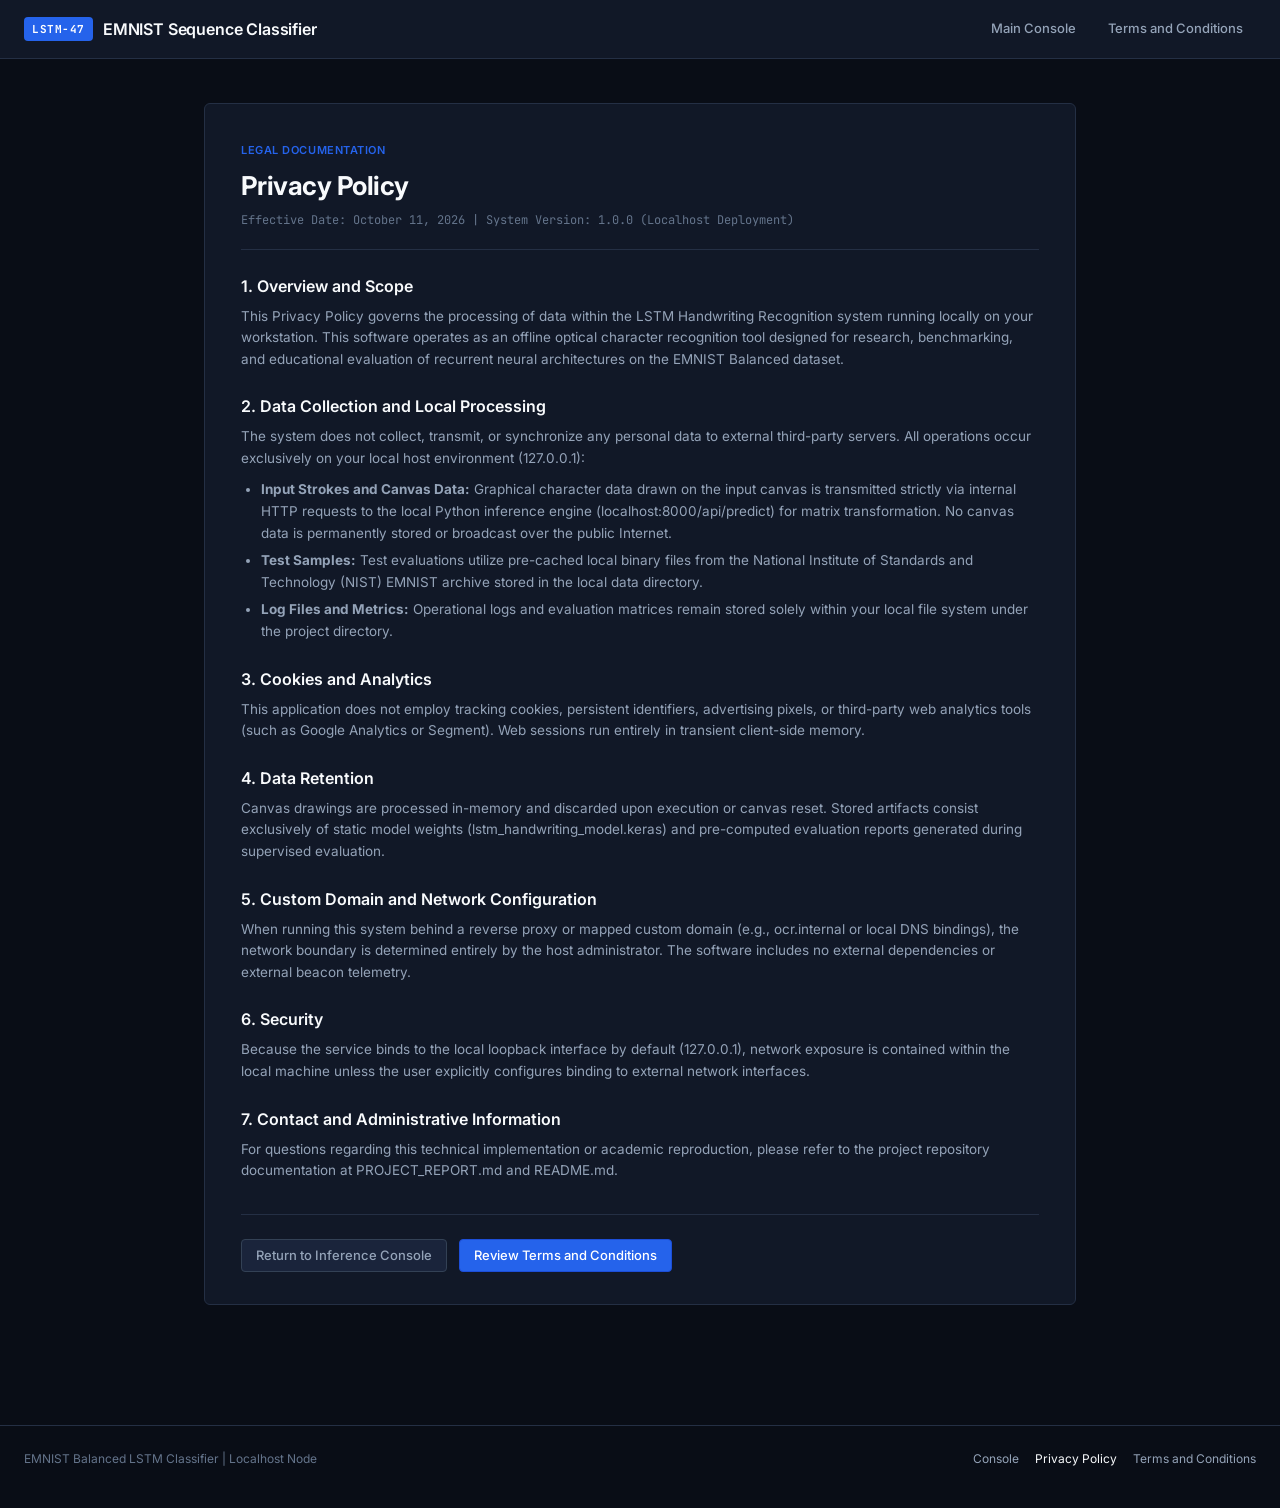
<file: web/privacy.html>
<!DOCTYPE html>
<html lang="en">
<head>
  <meta charset="UTF-8">
  <meta name="viewport" content="width=device-width, initial-scale=1.0">
  <title>Privacy Policy - LSTM Handwriting Recognition System</title>
  <meta name="description" content="Privacy Policy for the offline LSTM Handwriting Recognition evaluation system.">
  <link rel="icon" type="image/svg+xml" href="/favicon.svg">
  <link rel="preconnect" href="https://fonts.googleapis.com">
  <link rel="preconnect" href="https://fonts.gstatic.com" crossorigin>
  <link href="https://fonts.googleapis.com/css2?family=Inter:wght@400;500;600;700&family=JetBrains+Mono:wght@400;500&display=swap" rel="stylesheet">
  <link rel="stylesheet" href="style.css">
</head>
<body class="legal-page">
  <header class="app-header">
    <div class="header-container">
      <div class="header-left">
        <a href="/" class="brand-link">
          <div class="brand-badge">LSTM-47</div>
          <span class="brand-name">EMNIST Sequence Classifier</span>
        </a>
      </div>
      <nav class="header-nav">
        <a href="/" class="nav-link">Main Console</a>
        <a href="/terms.html" class="nav-link">Terms and Conditions</a>
      </nav>
    </div>
  </header>

  <main class="legal-container">
    <div class="legal-card">
      <div class="legal-header">
        <span class="sub-label">Legal Documentation</span>
        <h1 class="page-title">Privacy Policy</h1>
        <p class="meta-text">Effective Date: October 11, 2026 | System Version: 1.0.0 (Localhost Deployment)</p>
      </div>

      <section class="legal-section">
        <h2>1. Overview and Scope</h2>
        <p>This Privacy Policy governs the processing of data within the LSTM Handwriting Recognition system running locally on your workstation. This software operates as an offline optical character recognition tool designed for research, benchmarking, and educational evaluation of recurrent neural architectures on the EMNIST Balanced dataset.</p>
      </section>

      <section class="legal-section">
        <h2>2. Data Collection and Local Processing</h2>
        <p>The system does not collect, transmit, or synchronize any personal data to external third-party servers. All operations occur exclusively on your local host environment (127.0.0.1):</p>
        <ul>
          <li><strong>Input Strokes and Canvas Data:</strong> Graphical character data drawn on the input canvas is transmitted strictly via internal HTTP requests to the local Python inference engine (localhost:8000/api/predict) for matrix transformation. No canvas data is permanently stored or broadcast over the public Internet.</li>
          <li><strong>Test Samples:</strong> Test evaluations utilize pre-cached local binary files from the National Institute of Standards and Technology (NIST) EMNIST archive stored in the local data directory.</li>
          <li><strong>Log Files and Metrics:</strong> Operational logs and evaluation matrices remain stored solely within your local file system under the project directory.</li>
        </ul>
      </section>

      <section class="legal-section">
        <h2>3. Cookies and Analytics</h2>
        <p>This application does not employ tracking cookies, persistent identifiers, advertising pixels, or third-party web analytics tools (such as Google Analytics or Segment). Web sessions run entirely in transient client-side memory.</p>
      </section>

      <section class="legal-section">
        <h2>4. Data Retention</h2>
        <p>Canvas drawings are processed in-memory and discarded upon execution or canvas reset. Stored artifacts consist exclusively of static model weights (lstm_handwriting_model.keras) and pre-computed evaluation reports generated during supervised evaluation.</p>
      </section>

      <section class="legal-section">
        <h2>5. Custom Domain and Network Configuration</h2>
        <p>When running this system behind a reverse proxy or mapped custom domain (e.g., ocr.internal or local DNS bindings), the network boundary is determined entirely by the host administrator. The software includes no external dependencies or external beacon telemetry.</p>
      </section>

      <section class="legal-section">
        <h2>6. Security</h2>
        <p>Because the service binds to the local loopback interface by default (127.0.0.1), network exposure is contained within the local machine unless the user explicitly configures binding to external network interfaces.</p>
      </section>

      <section class="legal-section">
        <h2>7. Contact and Administrative Information</h2>
        <p>For questions regarding this technical implementation or academic reproduction, please refer to the project repository documentation at PROJECT_REPORT.md and README.md.</p>
      </section>

      <div class="legal-footer-nav">
        <a href="/" class="btn btn-secondary">Return to Inference Console</a>
        <a href="/terms.html" class="btn btn-primary">Review Terms and Conditions</a>
      </div>
    </div>
  </main>

  <footer class="app-footer">
    <div class="footer-container">
      <div class="footer-left">
        <span>EMNIST Balanced LSTM Classifier | Localhost Node</span>
      </div>
      <div class="footer-links">
        <a href="/">Console</a>
        <a href="/privacy.html" class="active">Privacy Policy</a>
        <a href="/terms.html">Terms and Conditions</a>
      </div>
    </div>
  </footer>
</body>
</html>
</file>
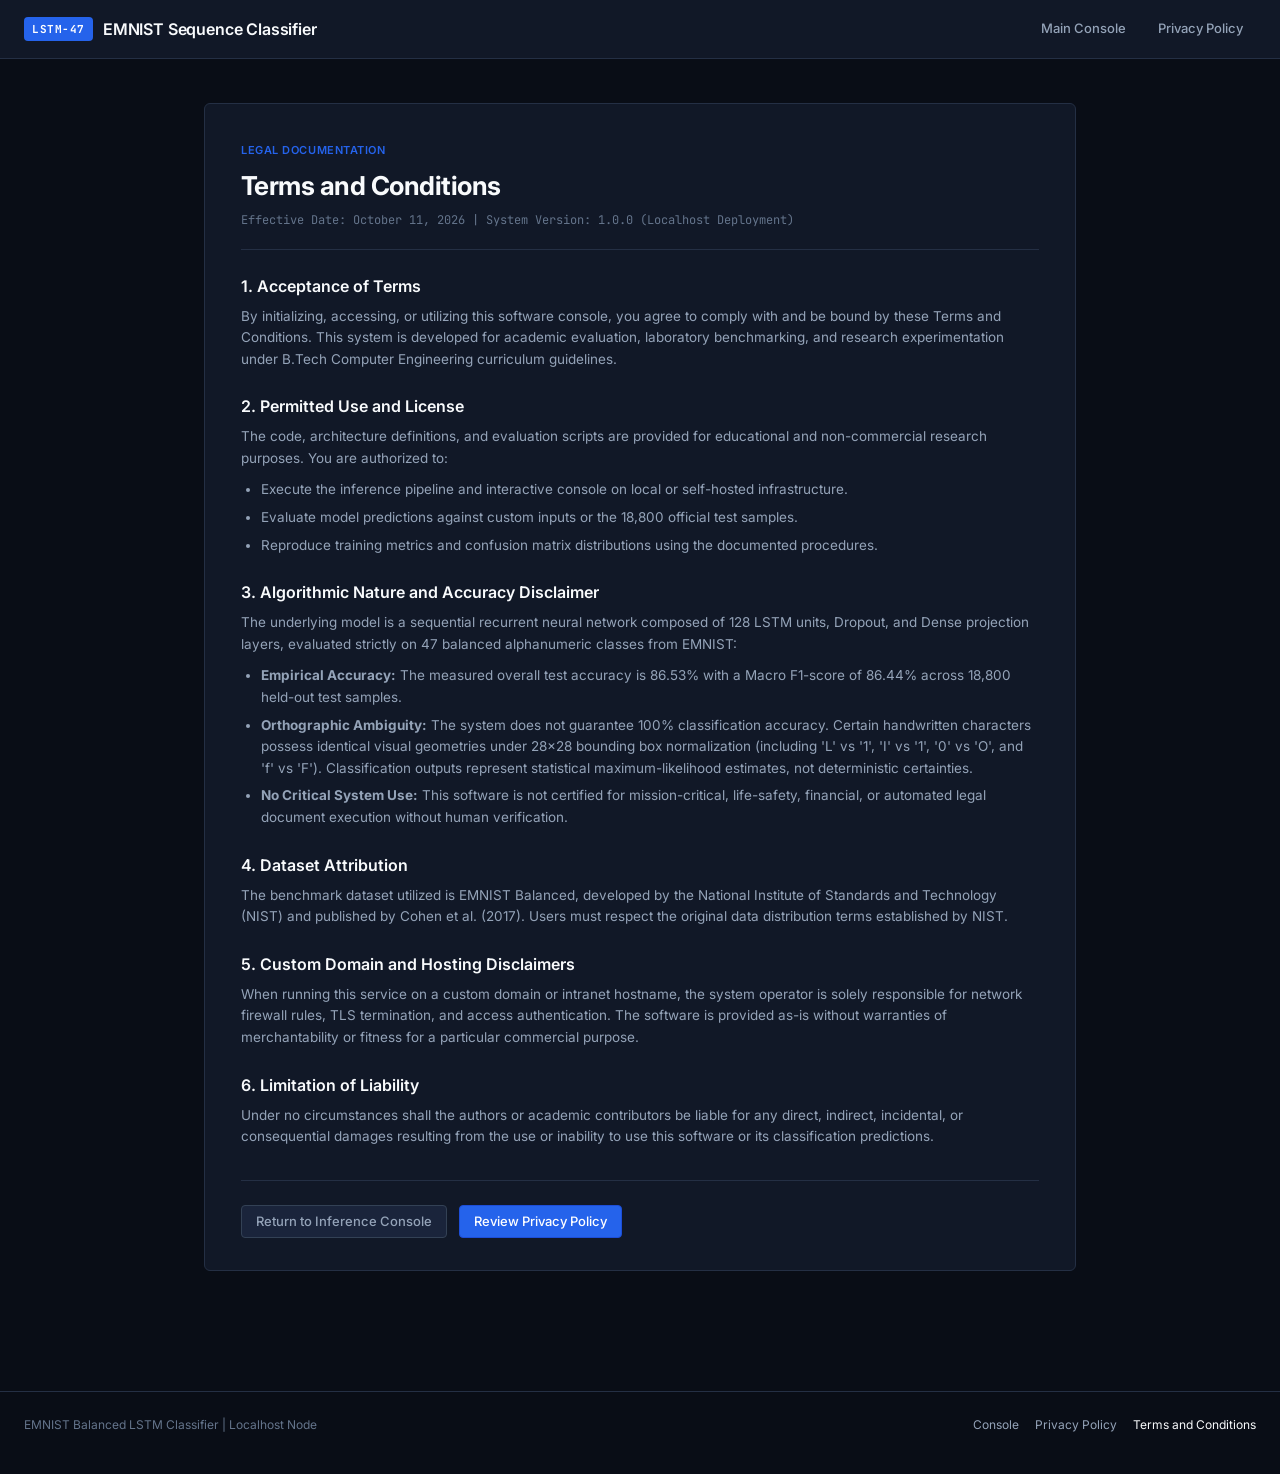
<file: web/terms.html>
<!DOCTYPE html>
<html lang="en">
<head>
  <meta charset="UTF-8">
  <meta name="viewport" content="width=device-width, initial-scale=1.0">
  <title>Terms and Conditions - LSTM Handwriting Recognition System</title>
  <meta name="description" content="Terms and conditions for utilizing the LSTM Handwriting Recognition system.">
  <link rel="icon" type="image/svg+xml" href="/favicon.svg">
  <link rel="preconnect" href="https://fonts.googleapis.com">
  <link rel="preconnect" href="https://fonts.gstatic.com" crossorigin>
  <link href="https://fonts.googleapis.com/css2?family=Inter:wght@400;500;600;700&family=JetBrains+Mono:wght@400;500&display=swap" rel="stylesheet">
  <link rel="stylesheet" href="style.css">
</head>
<body class="legal-page">
  <header class="app-header">
    <div class="header-container">
      <div class="header-left">
        <a href="/" class="brand-link">
          <div class="brand-badge">LSTM-47</div>
          <span class="brand-name">EMNIST Sequence Classifier</span>
        </a>
      </div>
      <nav class="header-nav">
        <a href="/" class="nav-link">Main Console</a>
        <a href="/privacy.html" class="nav-link">Privacy Policy</a>
      </nav>
    </div>
  </header>

  <main class="legal-container">
    <div class="legal-card">
      <div class="legal-header">
        <span class="sub-label">Legal Documentation</span>
        <h1 class="page-title">Terms and Conditions</h1>
        <p class="meta-text">Effective Date: October 11, 2026 | System Version: 1.0.0 (Localhost Deployment)</p>
      </div>

      <section class="legal-section">
        <h2>1. Acceptance of Terms</h2>
        <p>By initializing, accessing, or utilizing this software console, you agree to comply with and be bound by these Terms and Conditions. This system is developed for academic evaluation, laboratory benchmarking, and research experimentation under B.Tech Computer Engineering curriculum guidelines.</p>
      </section>

      <section class="legal-section">
        <h2>2. Permitted Use and License</h2>
        <p>The code, architecture definitions, and evaluation scripts are provided for educational and non-commercial research purposes. You are authorized to:</p>
        <ul>
          <li>Execute the inference pipeline and interactive console on local or self-hosted infrastructure.</li>
          <li>Evaluate model predictions against custom inputs or the 18,800 official test samples.</li>
          <li>Reproduce training metrics and confusion matrix distributions using the documented procedures.</li>
        </ul>
      </section>

      <section class="legal-section">
        <h2>3. Algorithmic Nature and Accuracy Disclaimer</h2>
        <p>The underlying model is a sequential recurrent neural network composed of 128 LSTM units, Dropout, and Dense projection layers, evaluated strictly on 47 balanced alphanumeric classes from EMNIST:</p>
        <ul>
          <li><strong>Empirical Accuracy:</strong> The measured overall test accuracy is 86.53% with a Macro F1-score of 86.44% across 18,800 held-out test samples.</li>
          <li><strong>Orthographic Ambiguity:</strong> The system does not guarantee 100% classification accuracy. Certain handwritten characters possess identical visual geometries under 28x28 bounding box normalization (including 'L' vs '1', 'I' vs '1', '0' vs 'O', and 'f' vs 'F'). Classification outputs represent statistical maximum-likelihood estimates, not deterministic certainties.</li>
          <li><strong>No Critical System Use:</strong> This software is not certified for mission-critical, life-safety, financial, or automated legal document execution without human verification.</li>
        </ul>
      </section>

      <section class="legal-section">
        <h2>4. Dataset Attribution</h2>
        <p>The benchmark dataset utilized is EMNIST Balanced, developed by the National Institute of Standards and Technology (NIST) and published by Cohen et al. (2017). Users must respect the original data distribution terms established by NIST.</p>
      </section>

      <section class="legal-section">
        <h2>5. Custom Domain and Hosting Disclaimers</h2>
        <p>When running this service on a custom domain or intranet hostname, the system operator is solely responsible for network firewall rules, TLS termination, and access authentication. The software is provided as-is without warranties of merchantability or fitness for a particular commercial purpose.</p>
      </section>

      <section class="legal-section">
        <h2>6. Limitation of Liability</h2>
        <p>Under no circumstances shall the authors or academic contributors be liable for any direct, indirect, incidental, or consequential damages resulting from the use or inability to use this software or its classification predictions.</p>
      </section>

      <div class="legal-footer-nav">
        <a href="/" class="btn btn-secondary">Return to Inference Console</a>
        <a href="/privacy.html" class="btn btn-primary">Review Privacy Policy</a>
      </div>
    </div>
  </main>

  <footer class="app-footer">
    <div class="footer-container">
      <div class="footer-left">
        <span>EMNIST Balanced LSTM Classifier | Localhost Node</span>
      </div>
      <div class="footer-links">
        <a href="/">Console</a>
        <a href="/privacy.html">Privacy Policy</a>
        <a href="/terms.html" class="active">Terms and Conditions</a>
      </div>
    </div>
  </footer>
</body>
</html>
</file>
<file: web/style.css>
/* ==========================================================================
   NEUROSCRIBE LSTM - HIGH-PRECISION ENGINEERING CONSOLE STYLESHEET
   Clean, Professional, Non-Vibe UI Architecture
   - No purple gradients
   - No pill-shaped buttons
   - No over-the-top animations or scroll-jacking
   - Rectangular 4-6px border radii
   - Crisp high-contrast technical contrast
   ========================================================================== */

:root {
  --bg-canvas: #090d16;
  --bg-surface: #111827;
  --bg-surface-hover: #172033;
  --bg-elevated: #1a243b;
  --bg-input: #0c121e;
  
  --border-subtle: #242f44;
  --border-strong: #334155;
  --border-focus: #3b82f6;
  
  --text-primary: #f8fafc;
  --text-secondary: #94a3b8;
  --text-muted: #64748b;
  
  --accent-blue: #2563eb;
  --accent-blue-hover: #1d4ed8;
  --accent-cyan: #0284c7;
  --accent-green: #10b981;
  --accent-amber: #d97706;
  --accent-red: #dc2626;

  --font-sans: 'Inter', -apple-system, BlinkMacSystemFont, 'Segoe UI', Roboto, sans-serif;
  --font-mono: 'JetBrains Mono', ui-monospace, SFMono-Regular, Menlo, Monaco, Consolas, monospace;

  --radius-xs: 3px;
  --radius-sm: 4px;
  --radius-md: 6px;
  --radius-lg: 8px;

  --transition-fast: 120ms ease;
  --shadow-card: 0 1px 3px rgba(0, 0, 0, 0.4), 0 1px 2px rgba(0, 0, 0, 0.3);
}

/* Global Reset */
*, *::before, *::after {
  box-sizing: border-box;
  margin: 0;
  padding: 0;
}

body {
  font-family: var(--font-sans);
  background-color: var(--bg-canvas);
  color: var(--text-primary);
  line-height: 1.5;
  min-height: 100vh;
  -webkit-font-smoothing: antialiased;
}

/* Container */
.app-container, .legal-container {
  max-width: 1320px;
  margin: 0 auto;
  padding: 20px 24px 60px;
}

.legal-container {
  max-width: 920px;
}

/* Top System Header */
.app-header {
  background-color: var(--bg-surface);
  border-bottom: 1px solid var(--border-subtle);
  position: sticky;
  top: 0;
  z-index: 100;
}

.header-container {
  max-width: 1320px;
  margin: 0 auto;
  padding: 12px 24px;
  display: flex;
  align-items: center;
  justify-content: space-between;
  flex-wrap: wrap;
  gap: 14px;
}

.header-left {
  display: flex;
  align-items: center;
  gap: 16px;
}

.brand-link {
  display: flex;
  align-items: center;
  gap: 10px;
  text-decoration: none;
  color: var(--text-primary);
}

.brand-badge {
  background: var(--accent-blue);
  color: #ffffff;
  font-family: var(--font-mono);
  font-weight: 700;
  font-size: 11px;
  letter-spacing: 0.05em;
  padding: 4px 8px;
  border-radius: var(--radius-sm);
}

.brand-name {
  font-weight: 600;
  font-size: 16px;
  letter-spacing: -0.01em;
}

.header-meta {
  display: flex;
  align-items: center;
  gap: 8px;
  font-size: 12px;
  color: var(--text-muted);
}

.meta-chip {
  background: var(--bg-canvas);
  border: 1px solid var(--border-subtle);
  padding: 4px 9px;
  border-radius: var(--radius-sm);
  font-family: var(--font-mono);
  font-size: 11px;
  color: var(--text-secondary);
  display: inline-flex;
  align-items: center;
  gap: 6px;
}

.status-dot {
  width: 6px;
  height: 6px;
  border-radius: 50%;
  background: var(--accent-green);
}

.header-nav {
  display: flex;
  align-items: center;
  gap: 6px;
}

.nav-link, .tab-btn {
  background: transparent;
  border: 1px solid transparent;
  color: var(--text-secondary);
  font-size: 13px;
  font-weight: 500;
  padding: 6px 12px;
  border-radius: var(--radius-sm);
  text-decoration: none;
  cursor: pointer;
  transition: color var(--transition-fast), background var(--transition-fast);
}

.nav-link:hover, .tab-btn:hover {
  color: var(--text-primary);
  background: var(--bg-surface-hover);
  border-color: var(--border-subtle);
}

.tab-btn.active, .nav-link.active {
  color: #ffffff;
  background: var(--bg-elevated);
  border-color: var(--border-strong);
}

/* System Banner / Technical Notice */
.system-subbar {
  background: var(--bg-canvas);
  border-bottom: 1px solid var(--border-subtle);
  padding: 8px 24px;
  font-size: 12px;
  color: var(--text-muted);
}
.system-subbar-inner {
  max-width: 1320px;
  margin: 0 auto;
  display: flex;
  justify-content: space-between;
  align-items: center;
  flex-wrap: wrap;
  gap: 10px;
}
.subbar-item {
  display: flex;
  align-items: center;
  gap: 6px;
}
.subbar-item strong {
  color: var(--text-secondary);
  font-weight: 600;
}

/* Layout Grid */
.two-panel-grid {
  display: grid;
  grid-template-columns: 380px 1fr;
  gap: 20px;
  margin-top: 20px;
}

@media (max-width: 1024px) {
  .two-panel-grid {
    grid-template-columns: 1fr;
  }
}

/* Technical Cards */
.panel {
  background: var(--bg-surface);
  border: 1px solid var(--border-subtle);
  border-radius: var(--radius-md);
  box-shadow: var(--shadow-card);
  display: flex;
  flex-direction: column;
}

.panel-header {
  padding: 14px 18px;
  border-bottom: 1px solid var(--border-subtle);
  display: flex;
  justify-content: space-between;
  align-items: center;
}

.panel-title {
  font-size: 14px;
  font-weight: 600;
  color: var(--text-primary);
  letter-spacing: -0.01em;
}

.panel-subtitle {
  font-size: 11px;
  color: var(--text-muted);
  margin-top: 2px;
}

.panel-body {
  padding: 18px;
  flex: 1;
}

/* Rectangular Buttons - Strictly No Pills */
.btn {
  display: inline-flex;
  align-items: center;
  justify-content: center;
  gap: 6px;
  padding: 8px 14px;
  font-family: var(--font-sans);
  font-size: 13px;
  font-weight: 500;
  border-radius: var(--radius-sm); /* 4px radius - rectangular */
  border: 1px solid transparent;
  cursor: pointer;
  text-decoration: none;
  transition: background var(--transition-fast), border-color var(--transition-fast), color var(--transition-fast);
  line-height: 1.2;
}

.btn-primary {
  background: var(--accent-blue);
  color: #ffffff;
  border-color: #1d4ed8;
}
.btn-primary:hover {
  background: var(--accent-blue-hover);
  border-color: #1e40af;
}

.btn-secondary {
  background: var(--bg-elevated);
  color: var(--text-secondary);
  border-color: var(--border-strong);
}
.btn-secondary:hover {
  background: var(--bg-surface-hover);
  color: var(--text-primary);
  border-color: #475569;
}

.btn-danger {
  background: rgba(220, 38, 38, 0.1);
  color: var(--accent-red);
  border-color: rgba(220, 38, 38, 0.3);
}
.btn-danger:hover {
  background: rgba(220, 38, 38, 0.2);
}

.btn-sm {
  padding: 5px 9px;
  font-size: 11px;
}

.btn-group {
  display: flex;
  gap: 8px;
}

.btn-block {
  width: 100%;
}

/* Canvas Box */
.canvas-container {
  display: flex;
  flex-direction: column;
  align-items: center;
}

.canvas-frame {
  position: relative;
  width: 280px;
  height: 280px;
  background: #000000;
  border: 1px solid var(--border-strong);
  border-radius: var(--radius-sm);
  box-shadow: inset 0 0 10px rgba(0, 0, 0, 0.8);
  cursor: crosshair;
}

#drawing-canvas {
  width: 280px;
  height: 280px;
  display: block;
}

.canvas-grid-overlay {
  position: absolute;
  inset: 0;
  pointer-events: none;
  opacity: 0.15;
}
.grid-line-x {
  position: absolute;
  top: 50%;
  left: 0;
  right: 0;
  height: 1px;
  border-top: 1px dashed #64748b;
}
.grid-line-y {
  position: absolute;
  left: 50%;
  top: 0;
  bottom: 0;
  width: 1px;
  border-left: 1px dashed #64748b;
}
.grid-box {
  position: absolute;
  inset: 40px;
  border: 1px dashed #64748b;
}

/* Canvas Toolbar */
.canvas-toolbar {
  width: 280px;
  margin-top: 12px;
  display: flex;
  justify-content: space-between;
  align-items: center;
}

.slider-group {
  display: flex;
  align-items: center;
  gap: 8px;
  font-size: 12px;
  color: var(--text-muted);
}

.slider-group input[type="range"] {
  width: 80px;
  accent-color: var(--accent-blue);
  cursor: pointer;
}

.slider-value {
  font-family: var(--font-mono);
  font-size: 11px;
  color: var(--text-secondary);
}

.canvas-button-row {
  width: 280px;
  display: grid;
  grid-template-columns: 1fr 1fr;
  gap: 8px;
  margin-top: 10px;
}

/* Preset Character Row */
.presets-section {
  width: 280px;
  margin-top: 16px;
  padding-top: 14px;
  border-top: 1px solid var(--border-subtle);
}

.presets-label {
  display: block;
  font-size: 11px;
  font-weight: 600;
  color: var(--text-muted);
  text-transform: uppercase;
  letter-spacing: 0.05em;
  margin-bottom: 8px;
}

.presets-grid {
  display: flex;
  gap: 6px;
  flex-wrap: wrap;
}

.preset-btn {
  background: var(--bg-elevated);
  border: 1px solid var(--border-subtle);
  color: var(--text-secondary);
  font-family: var(--font-mono);
  font-size: 11px;
  padding: 4px 8px;
  border-radius: var(--radius-xs);
  cursor: pointer;
  transition: all var(--transition-fast);
}
.preset-btn:hover {
  background: var(--bg-surface-hover);
  color: var(--text-primary);
  border-color: var(--border-strong);
}

/* Primary Output Card (Right Panel) */
.primary-prediction-row {
  display: flex;
  gap: 20px;
  background: var(--bg-elevated);
  border: 1px solid var(--border-subtle);
  border-radius: var(--radius-sm);
  padding: 16px;
  align-items: center;
}

.character-display-box {
  width: 84px;
  height: 84px;
  background: var(--bg-canvas);
  border: 1px solid var(--border-strong);
  border-radius: var(--radius-sm);
  display: flex;
  align-items: center;
  justify-content: center;
  flex-shrink: 0;
}

.char-output {
  font-family: var(--font-mono);
  font-size: 44px;
  font-weight: 700;
  color: #ffffff;
  line-height: 1;
}

.prediction-details {
  flex: 1;
  display: flex;
  flex-direction: column;
  gap: 6px;
}

.details-row {
  display: flex;
  justify-content: space-between;
  align-items: center;
  font-size: 13px;
}
.details-label {
  color: var(--text-muted);
}
.details-val {
  font-weight: 600;
  color: var(--text-primary);
}
.mono {
  font-family: var(--font-mono);
}

.progress-bar-bg {
  width: 100%;
  height: 6px;
  background: var(--bg-canvas);
  border-radius: var(--radius-xs);
  overflow: hidden;
  margin-top: 2px;
}

.progress-bar-fill {
  height: 100%;
  background: var(--accent-blue);
  transition: width 150ms ease;
}

/* Alert Notification */
.technical-alert {
  margin-top: 14px;
  padding: 10px 14px;
  background: rgba(217, 119, 6, 0.1);
  border: 1px solid rgba(217, 119, 6, 0.3);
  border-radius: var(--radius-sm);
  font-size: 12px;
  color: #fde68a;
  line-height: 1.4;
}
.alert-title {
  font-weight: 600;
  margin-bottom: 2px;
}
.hidden { display: none !important; }

/* Top 5 Hypothesis Table */
.data-table-section {
  margin-top: 20px;
}

.section-label {
  font-size: 12px;
  font-weight: 600;
  color: var(--text-muted);
  text-transform: uppercase;
  letter-spacing: 0.05em;
  margin-bottom: 10px;
  display: block;
}

.ranking-table {
  width: 100%;
  border-collapse: collapse;
  font-size: 12px;
}

.ranking-table th {
  text-align: left;
  padding: 6px 10px;
  color: var(--text-muted);
  font-weight: 500;
  border-bottom: 1px solid var(--border-subtle);
  font-size: 11px;
}

.ranking-table td {
  padding: 8px 10px;
  border-bottom: 1px solid rgba(255, 255, 255, 0.04);
}

.rank-idx {
  font-family: var(--font-mono);
  color: var(--text-muted);
  width: 24px;
}

.char-cell {
  font-family: var(--font-mono);
  font-weight: 600;
  color: var(--text-primary);
  font-size: 14px;
}

.prob-cell {
  width: 50%;
}

.prob-pct {
  font-family: var(--font-mono);
  text-align: right;
  color: var(--text-secondary);
  font-weight: 500;
  width: 60px;
}

/* 28x28 Sequential Input Matrix Panel */
.sequence-panel {
  margin-top: 20px;
  padding-top: 16px;
  border-top: 1px solid var(--border-subtle);
}

.sequence-container {
  display: grid;
  grid-template-columns: 84px 1fr;
  gap: 16px;
  align-items: center;
}

.matrix-view-box {
  width: 84px;
  height: 84px;
  background: #000000;
  border: 1px solid var(--border-strong);
  border-radius: var(--radius-xs);
  position: relative;
  overflow: hidden;
}

.matrix-view-box img {
  width: 100%;
  height: 100%;
  image-rendering: pixelated;
  display: block;
}

.row-scan-line {
  position: absolute;
  left: 0;
  right: 0;
  height: 2px;
  background: var(--accent-blue);
  top: 0;
}

.sequence-info-box {
  display: flex;
  flex-direction: column;
  gap: 6px;
}

.seq-text {
  font-size: 12px;
  color: var(--text-muted);
  line-height: 1.4;
}

.waveform-container {
  display: flex;
  align-items: flex-end;
  gap: 1px;
  height: 32px;
  background: var(--bg-canvas);
  border: 1px solid var(--border-subtle);
  border-radius: var(--radius-xs);
  padding: 2px;
}

.waveform-col {
  flex: 1;
  background: #334155;
  min-height: 1px;
  border-radius: 1px 1px 0 0;
}

/* TAB 2: TEST EXPLORER */
.explorer-controls {
  display: flex;
  gap: 12px;
  align-items: center;
  flex-wrap: wrap;
  margin-bottom: 16px;
}

.input-text {
  background: var(--bg-input);
  border: 1px solid var(--border-strong);
  color: var(--text-primary);
  font-family: var(--font-mono);
  font-size: 12px;
  padding: 6px 10px;
  border-radius: var(--radius-sm);
  outline: none;
  width: 140px;
}
.input-text:focus {
  border-color: var(--accent-blue);
}

.test-grid-two-col {
  display: grid;
  grid-template-columns: 200px 1fr;
  gap: 20px;
}

@media (max-width: 768px) {
  .test-grid-two-col {
    grid-template-columns: 1fr;
  }
}

.test-image-card {
  background: var(--bg-elevated);
  border: 1px solid var(--border-subtle);
  border-radius: var(--radius-sm);
  padding: 14px;
  text-align: center;
}

.test-img-wrap {
  width: 140px;
  height: 140px;
  margin: 0 auto 10px;
  background: #000000;
  border: 1px solid var(--border-strong);
  border-radius: var(--radius-xs);
  overflow: hidden;
}
.test-img-wrap img {
  width: 100%;
  height: 100%;
  image-rendering: pixelated;
  display: block;
}

.comparison-banner {
  display: flex;
  align-items: center;
  gap: 20px;
  background: var(--bg-elevated);
  border: 1px solid var(--border-subtle);
  border-radius: var(--radius-sm);
  padding: 14px 18px;
  margin-bottom: 16px;
}

.comp-block {
  display: flex;
  flex-direction: column;
}
.comp-label {
  font-size: 11px;
  color: var(--text-muted);
  text-transform: uppercase;
}
.comp-char {
  font-family: var(--font-mono);
  font-size: 32px;
  font-weight: 700;
  line-height: 1.1;
}

.comp-status-badge {
  margin-left: auto;
  font-family: var(--font-mono);
  font-size: 12px;
  font-weight: 700;
  padding: 6px 12px;
  border-radius: var(--radius-xs);
  border: 1px solid transparent;
}
.badge-match {
  background: rgba(16, 185, 129, 0.15);
  color: var(--accent-green);
  border-color: rgba(16, 185, 129, 0.3);
}
.badge-diff {
  background: rgba(220, 38, 38, 0.15);
  color: var(--accent-red);
  border-color: rgba(220, 38, 38, 0.3);
}

/* TAB 3: EMPIRICAL METRICS */
.stats-table-grid {
  display: grid;
  grid-template-columns: repeat(auto-fit, minmax(200px, 1fr));
  gap: 12px;
  margin-bottom: 24px;
}

.metric-stat-box {
  background: var(--bg-elevated);
  border: 1px solid var(--border-subtle);
  border-radius: var(--radius-sm);
  padding: 14px;
}
.metric-stat-name {
  font-size: 11px;
  color: var(--text-muted);
  text-transform: uppercase;
  font-weight: 600;
}
.metric-stat-num {
  font-family: var(--font-mono);
  font-size: 24px;
  font-weight: 700;
  color: var(--text-primary);
  margin: 4px 0;
}
.metric-stat-context {
  font-size: 11px;
  color: var(--text-secondary);
}

.research-figures-grid {
  display: grid;
  grid-template-columns: repeat(2, 1fr);
  gap: 20px;
}

@media (max-width: 900px) {
  .research-figures-grid {
    grid-template-columns: 1fr;
  }
}

.figure-display-panel {
  background: var(--bg-surface);
  border: 1px solid var(--border-subtle);
  border-radius: var(--radius-sm);
  padding: 14px;
}

.fig-img-frame {
  height: 360px;
  background: #000000;
  border: 1px solid var(--border-strong);
  border-radius: var(--radius-xs);
  display: flex;
  align-items: center;
  justify-content: center;
  overflow: hidden;
  margin-top: 10px;
}

.fig-img-frame img {
  max-width: 100%;
  max-height: 100%;
  object-fit: contain;
}

/* Tab View Visibility */
.tab-section {
  display: none;
}
.tab-section.active {
  display: block;
}

/* Legal Pages (Privacy Policy & Terms) */
.legal-card {
  background: var(--bg-surface);
  border: 1px solid var(--border-subtle);
  border-radius: var(--radius-md);
  padding: 32px 36px;
  margin-top: 24px;
}

.legal-header {
  border-bottom: 1px solid var(--border-subtle);
  padding-bottom: 20px;
  margin-bottom: 24px;
}

.sub-label {
  font-size: 11px;
  font-weight: 600;
  text-transform: uppercase;
  letter-spacing: 0.05em;
  color: var(--accent-blue);
}

.page-title {
  font-size: 26px;
  font-weight: 700;
  letter-spacing: -0.02em;
  margin: 6px 0;
}

.meta-text {
  font-size: 12px;
  color: var(--text-muted);
  font-family: var(--font-mono);
}

.legal-section {
  margin-bottom: 24px;
}

.legal-section h2 {
  font-size: 16px;
  font-weight: 600;
  color: var(--text-primary);
  margin-bottom: 8px;
}

.legal-section p {
  font-size: 13.5px;
  color: var(--text-secondary);
  line-height: 1.6;
  margin-bottom: 10px;
}

.legal-section ul {
  padding-left: 20px;
  margin-bottom: 10px;
}

.legal-section li {
  font-size: 13.5px;
  color: var(--text-secondary);
  line-height: 1.6;
  margin-bottom: 6px;
}

.legal-footer-nav {
  display: flex;
  gap: 12px;
  padding-top: 24px;
  border-top: 1px solid var(--border-subtle);
  margin-top: 32px;
}

/* Clean Footer */
.app-footer {
  margin-top: 60px;
  border-top: 1px solid var(--border-subtle);
  padding: 24px 0 40px;
}

.footer-container {
  max-width: 1320px;
  margin: 0 auto;
  padding: 0 24px;
  display: flex;
  justify-content: space-between;
  align-items: center;
  flex-wrap: wrap;
  gap: 16px;
  font-size: 12px;
  color: var(--text-muted);
}

.footer-links {
  display: flex;
  gap: 16px;
}

.footer-links a {
  color: var(--text-secondary);
  text-decoration: none;
}
.footer-links a:hover, .footer-links a.active {
  color: var(--text-primary);
}
</file>
